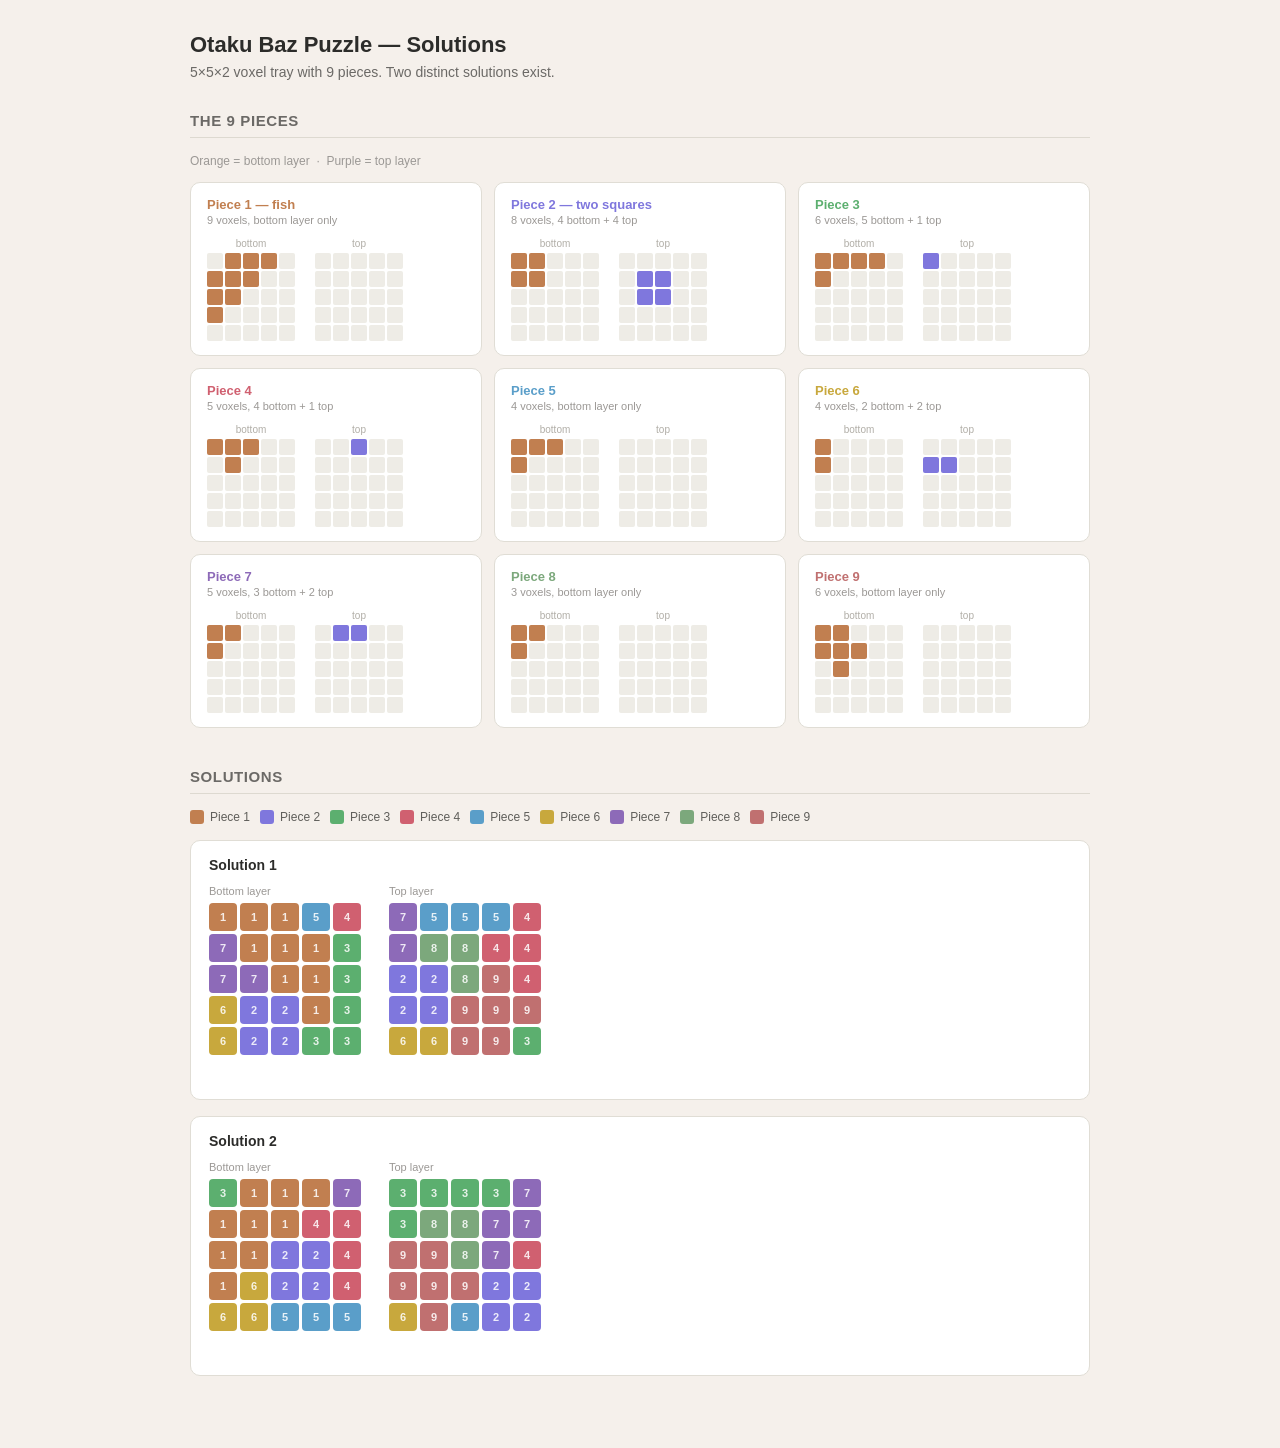
<file: docs/index.html>
<!DOCTYPE html>
<html lang="en">
<head>
  <meta charset="UTF-8">
  <meta name="viewport" content="width=device-width, initial-scale=1.0">
  <title>Otaku Baz Puzzle — Solutions</title>
  <link rel="stylesheet" href="css/style.css">
</head>
<body>

<header class="page-header">
  <h1>Otaku Baz Puzzle — Solutions</h1>
  <p>5×5×2 voxel tray with 9 pieces. Two distinct solutions exist.</p>
</header>

<section>
  <h2>The 9 Pieces</h2>
  <p style="font-size:12px;color:#9b9895;margin-bottom:14px;">
    Orange = bottom layer &nbsp;·&nbsp; Purple = top layer
  </p>
  <div class="piece-grid" id="pieces"></div>
</section>

<section>
  <h2>Solutions</h2>
  <div class="legend" id="legend"></div>
  <div id="solutions"></div>
</section>

<script src="js/main.js"></script>
</body>
</html>
</file>
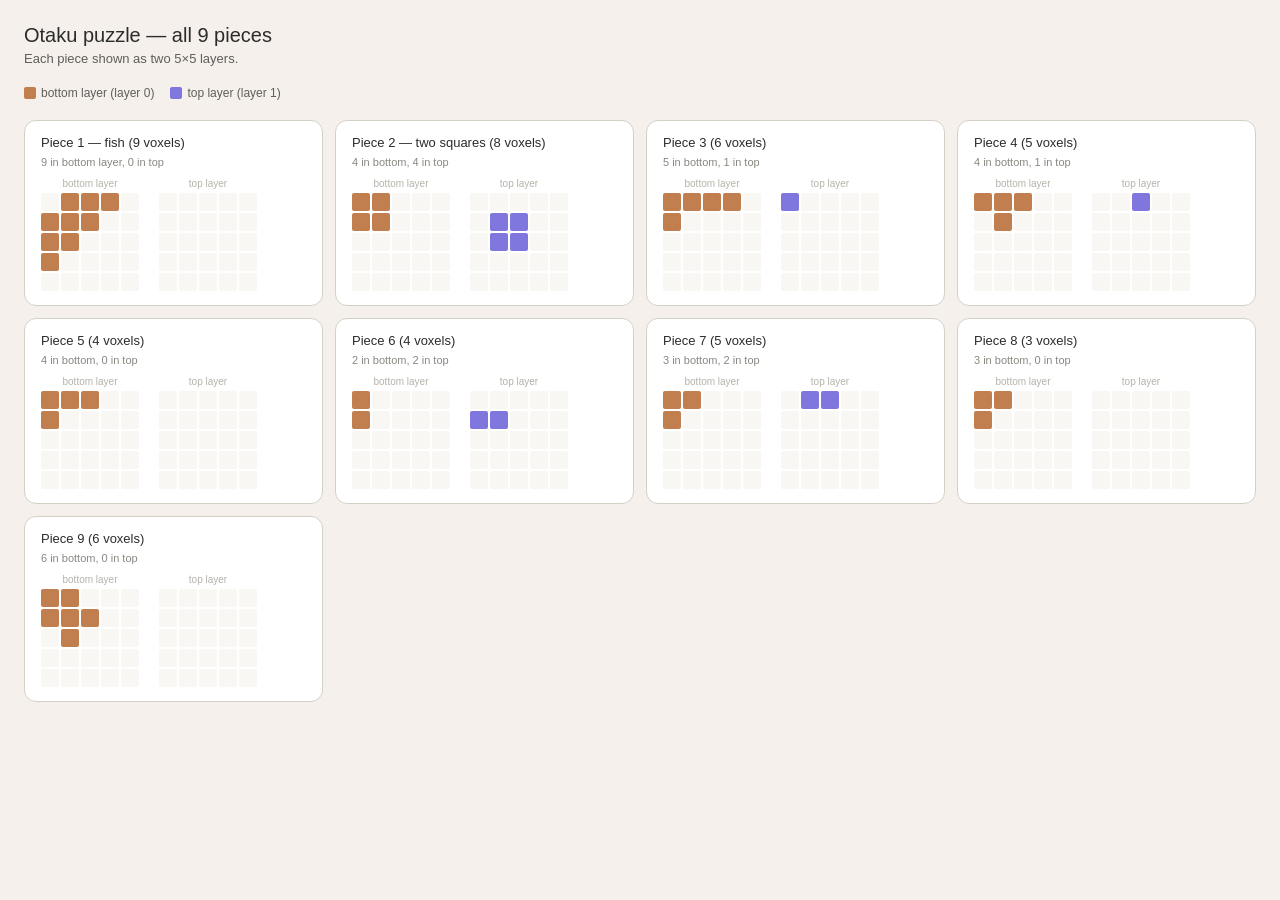
<file: docs/otaku_pieces_3d.html>
<!DOCTYPE html>
<html lang="en">
<head>
<meta charset="UTF-8">
<meta name="viewport" content="width=device-width, initial-scale=1.0">
<title>Otaku Puzzle — Piece Visualizer</title>
<style>
  body { font-family: sans-serif; background: #f5f0eb; margin: 0; padding: 24px; color: #2c2c2a; }
  .piece-card { background: #fff; border: 0.5px solid #d3d1c7; border-radius: 12px; padding: 14px 16px; }
  .piece-label { font-size: 13px; font-weight: 500; color: #2c2c2a; margin-bottom: 6px; }
  .piece-sub { font-size: 11px; color: #888780; margin-bottom: 10px; }
  .layer-row { display: flex; gap: 20px; align-items: flex-start; }
  .layer-wrap { display: flex; flex-direction: column; align-items: center; gap: 4px; }
  .layer-title { font-size: 10px; color: #b4b2a9; }
  .grid { display: grid; grid-template-columns: repeat(5, 18px); grid-template-rows: repeat(5, 18px); gap: 2px; }
  .cell { width: 18px; height: 18px; border-radius: 2px; }
  .cell-l0 { background: #C17F50; }
  .cell-l1 { background: #7F77DD; }
  .cell-empty { background: #f1efe8; opacity: 0.5; }
  .legend { display: flex; gap: 16px; align-items: center; font-size: 12px; color: #5f5e5a; margin-bottom: 20px; }
  .legend span { display: inline-flex; align-items: center; gap: 5px; }
  .swatch { display: inline-block; width: 12px; height: 12px; border-radius: 2px; }
</style>
</head>
<body>

<h1 style="font-size: 20px; font-weight: 500; margin: 0 0 4px;">Otaku puzzle — all 9 pieces</h1>
<p style="font-size: 13px; color: #5f5e5a; margin: 0 0 20px;">Each piece shown as two 5×5 layers.</p>

<div class="legend">
  <span><span class="swatch" style="background:#C17F50;"></span> bottom layer (layer 0)</span>
  <span><span class="swatch" style="background:#7F77DD;"></span> top layer (layer 1)</span>
</div>

<div style="display: grid; grid-template-columns: repeat(auto-fill, minmax(280px, 1fr)); gap: 12px;" id="grid"></div>

<script>
const pieces = [
  { name: "Piece 1 — fish (9 voxels)", sub: "9 in bottom layer, 0 in top",
    voxels: [[0,1,0],[0,2,0],[0,3,0],[1,0,0],[1,1,0],[1,2,0],[2,0,0],[2,1,0],[3,0,0]] },
  { name: "Piece 2 — two squares (8 voxels)", sub: "4 in bottom, 4 in top",
    voxels: [[0,0,0],[0,1,0],[1,0,0],[1,1,0],[1,1,1],[1,2,1],[2,1,1],[2,2,1]] },
  { name: "Piece 3 (6 voxels)", sub: "5 in bottom, 1 in top",
    voxels: [[0,0,0],[0,0,1],[0,1,0],[0,2,0],[0,3,0],[1,0,0]] },
  { name: "Piece 4 (5 voxels)", sub: "4 in bottom, 1 in top",
    voxels: [[0,0,0],[0,1,0],[0,2,0],[0,2,1],[1,1,0]] },
  { name: "Piece 5 (4 voxels)", sub: "4 in bottom, 0 in top",
    voxels: [[0,0,0],[0,1,0],[0,2,0],[1,0,0]] },
  { name: "Piece 6 (4 voxels)", sub: "2 in bottom, 2 in top",
    voxels: [[0,0,0],[1,0,0],[1,0,1],[1,1,1]] },
  { name: "Piece 7 (5 voxels)", sub: "3 in bottom, 2 in top",
    voxels: [[0,0,0],[0,1,0],[1,0,0],[0,1,1],[0,2,1]] },
  { name: "Piece 8 (3 voxels)", sub: "3 in bottom, 0 in top",
    voxels: [[0,0,0],[0,1,0],[1,0,0]] },
  { name: "Piece 9 (6 voxels)", sub: "6 in bottom, 0 in top",
    voxels: [[0,0,0],[0,1,0],[1,0,0],[1,1,0],[1,2,0],[2,1,0]] },
];

function makeGrid(voxels, layer) {
  const set = new Set(voxels.filter(v => v[2] === layer).map(v => v[0]+','+v[1]));
  const el = document.createElement('div');
  el.className = 'grid';
  for (let r = 0; r < 5; r++) {
    for (let c = 0; c < 5; c++) {
      const cell = document.createElement('div');
      cell.className = 'cell ' + (set.has(r+','+c) ? (layer===0 ? 'cell-l0' : 'cell-l1') : 'cell-empty');
      el.appendChild(cell);
    }
  }
  return el;
}

const container = document.getElementById('grid');
pieces.forEach(p => {
  const card = document.createElement('div');
  card.className = 'piece-card';

  const label = document.createElement('div');
  label.className = 'piece-label';
  label.textContent = p.name;
  card.appendChild(label);

  const sub = document.createElement('div');
  sub.className = 'piece-sub';
  sub.textContent = p.sub;
  card.appendChild(sub);

  const row = document.createElement('div');
  row.className = 'layer-row';

  [0, 1].forEach(layer => {
    const wrap = document.createElement('div');
    wrap.className = 'layer-wrap';
    const title = document.createElement('div');
    title.className = 'layer-title';
    title.textContent = layer === 0 ? 'bottom layer' : 'top layer';
    wrap.appendChild(title);
    wrap.appendChild(makeGrid(p.voxels, layer));
    row.appendChild(wrap);
  });

  card.appendChild(row);
  container.appendChild(card);
});
</script>
</body>
</html>
</file>
<file: docs/css/style.css>
*, *::before, *::after { box-sizing: border-box; margin: 0; padding: 0; }

body {
  font-family: -apple-system, BlinkMacSystemFont, "Segoe UI", sans-serif;
  background: #f5f0eb;
  color: #2c2c2a;
  padding: 32px 16px;
}

.page-header {
  max-width: 900px;
  margin: 0 auto 32px;
}

.page-header h1 {
  font-size: 22px;
  font-weight: 600;
  margin-bottom: 6px;
}

.page-header p {
  font-size: 14px;
  color: #6b6966;
}

section {
  max-width: 900px;
  margin: 0 auto 40px;
}

section h2 {
  font-size: 15px;
  font-weight: 600;
  letter-spacing: 0.04em;
  text-transform: uppercase;
  color: #6b6966;
  margin-bottom: 16px;
  padding-bottom: 8px;
  border-bottom: 1px solid #ddd9d0;
}

/* Piece cards */
.piece-grid {
  display: grid;
  grid-template-columns: repeat(auto-fill, minmax(260px, 1fr));
  gap: 12px;
}

.piece-card {
  background: #fff;
  border: 1px solid #e0ddd5;
  border-radius: 10px;
  padding: 14px 16px;
}

.piece-name {
  font-size: 13px;
  font-weight: 600;
  margin-bottom: 2px;
}

.piece-sub {
  font-size: 11px;
  color: #9b9895;
  margin-bottom: 12px;
}

.layer-row {
  display: flex;
  gap: 20px;
}

.layer-col {
  display: flex;
  flex-direction: column;
  align-items: center;
  gap: 4px;
}

.layer-label {
  font-size: 10px;
  color: #b0ada6;
}

/* Voxel grid */
.voxel-grid {
  display: grid;
  grid-template-columns: repeat(5, 16px);
  grid-template-rows: repeat(5, 16px);
  gap: 2px;
}

.cell {
  width: 16px;
  height: 16px;
  border-radius: 2px;
  background: #eeece6;
}

/* Solution grids */
.solution-pair {
  display: flex;
  flex-wrap: wrap;
  gap: 28px;
  margin-bottom: 28px;
}

.solution-layer {
  display: flex;
  flex-direction: column;
  gap: 6px;
}

.solution-layer-label {
  font-size: 11px;
  color: #9b9895;
  font-weight: 500;
}

.solution-grid {
  display: grid;
  grid-template-columns: repeat(5, 28px);
  grid-template-rows: repeat(5, 28px);
  gap: 3px;
}

.solution-cell {
  width: 28px;
  height: 28px;
  border-radius: 4px;
  display: flex;
  align-items: center;
  justify-content: center;
  font-size: 11px;
  font-weight: 700;
  color: rgba(255,255,255,0.85);
}

.solution-title {
  font-size: 14px;
  font-weight: 600;
  margin-bottom: 12px;
  color: #2c2c2a;
}

.solution-block {
  background: #fff;
  border: 1px solid #e0ddd5;
  border-radius: 10px;
  padding: 16px 18px;
  margin-bottom: 16px;
}

/* Legend */
.legend {
  display: flex;
  flex-wrap: wrap;
  gap: 10px;
  margin-bottom: 16px;
}

.legend-item {
  display: flex;
  align-items: center;
  gap: 6px;
  font-size: 12px;
  color: #5f5e5a;
}

.legend-swatch {
  width: 14px;
  height: 14px;
  border-radius: 3px;
}
</file>
